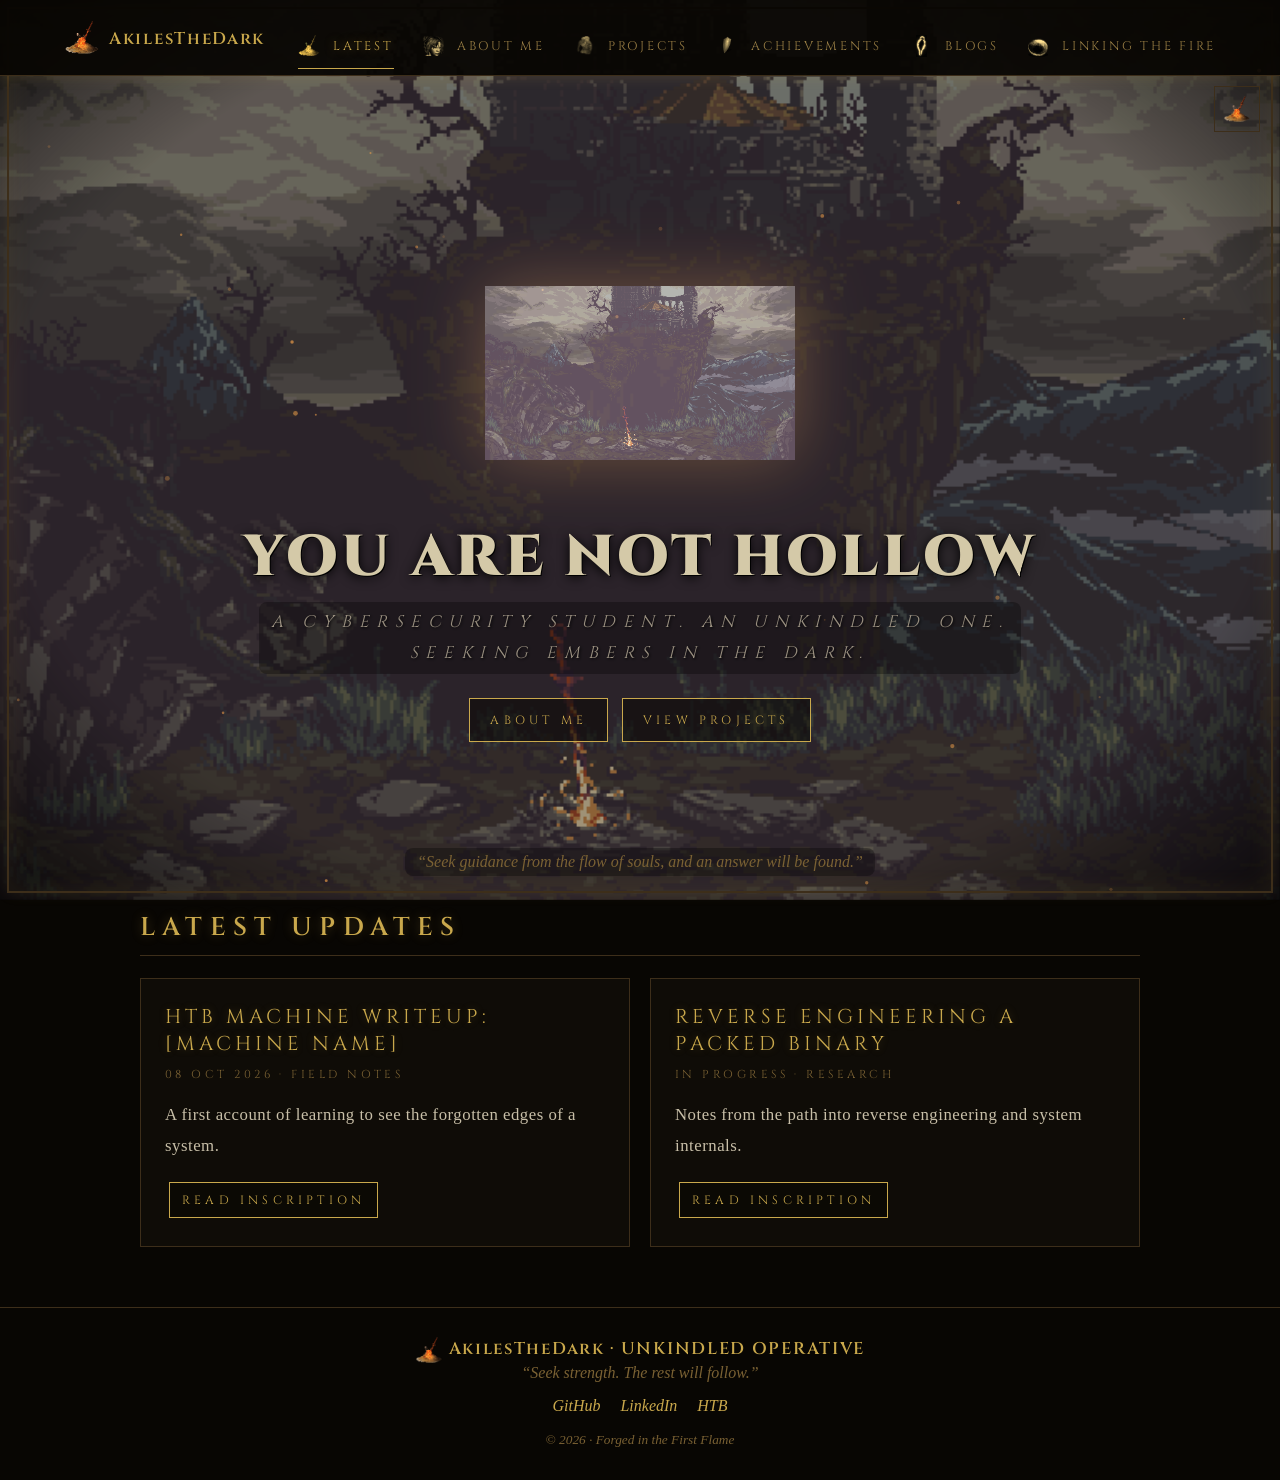
<file: index.html>
<!doctype html><html lang="en"><head><meta charset="utf-8"><meta name="viewport" content="width=device-width,initial-scale=1"><title>Latest · Unkindled Operative</title><link rel="icon" type="image/png" href="assets/bonfire.png"><link rel="stylesheet" href="style.css"></head><body style="--page-bg:url('assets/bonfire.gif')"><main><section class="hero"><img class="fire" src="assets/bonfire.gif" alt="Bonfire"><h1>YOU ARE NOT HOLLOW</h1><p class="lead">A cybersecurity student. An unkindled one.<br>Seeking embers in the dark.</p><div class="actions"><a class="btn" href="whoami.html">ABOUT ME</a><a class="btn" href="projects.html">VIEW PROJECTS</a></div><div class="ticker">“Seek guidance from the flow of souls, and an answer will be found.”</div></section><section class="home-latest section"><h2 class="section-title">LATEST UPDATES</h2><div class="grid"><article class="card"><h3>HTB MACHINE WRITEUP: [MACHINE NAME]</h3><div class="meta">08 OCT 2026 · FIELD NOTES</div><p>A first account of learning to see the forgotten edges of a system.</p><a class="btn" href="blogs.html">READ INSCRIPTION</a></article><article class="card"><h3>REVERSE ENGINEERING A PACKED BINARY</h3><div class="meta">IN PROGRESS · RESEARCH</div><p>Notes from the path into reverse engineering and system internals.</p><a class="btn" href="blogs.html">READ INSCRIPTION</a></article></div></section></main><script src="script.js"></script></body></html>
</file>
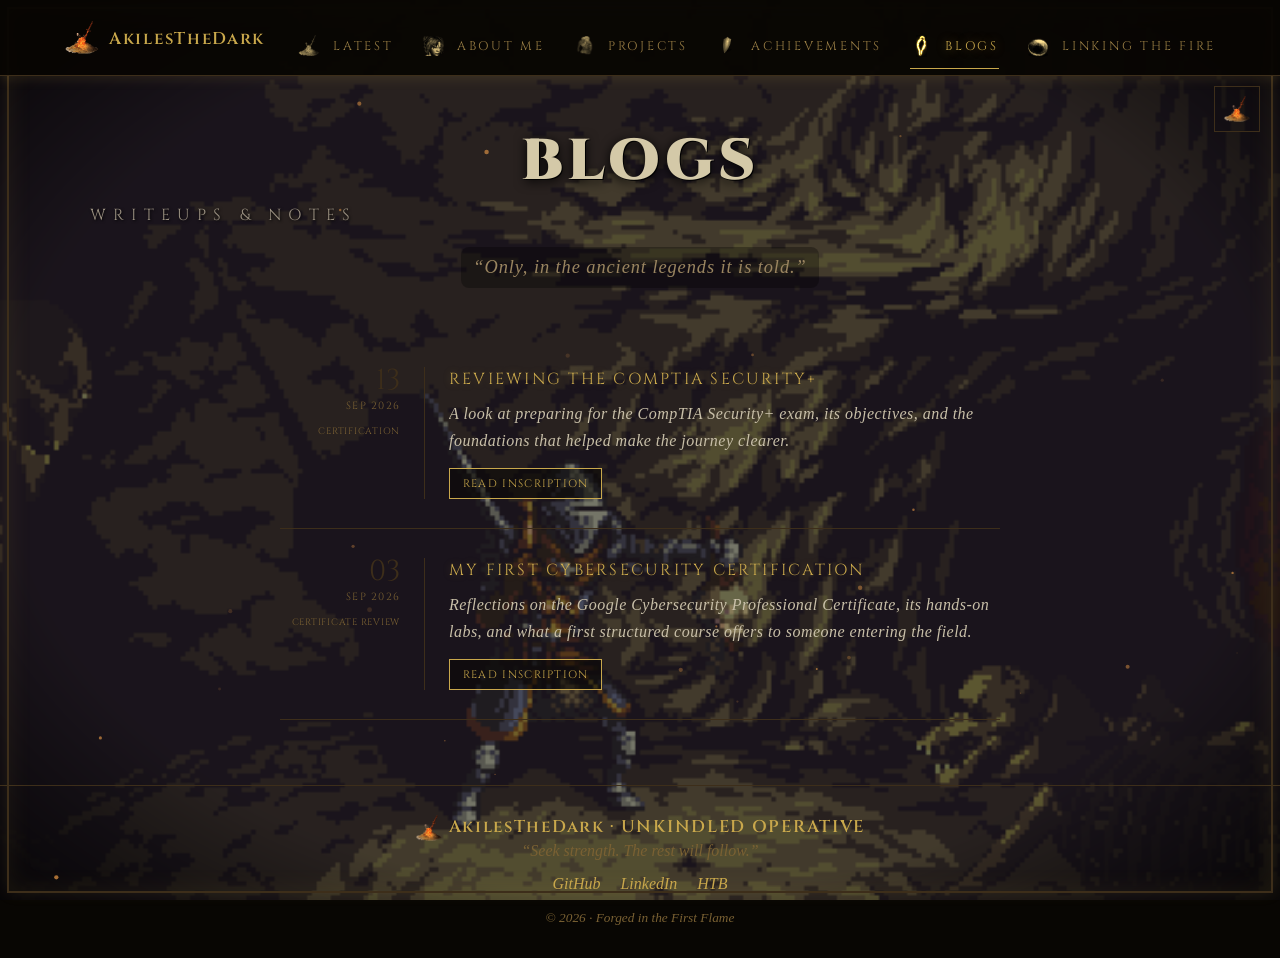
<file: blogs.html>
<!doctype html>
<html lang="en">
<head>
  <meta charset="utf-8">
  <meta name="viewport" content="width=device-width,initial-scale=1">
  <title>Blogs</title>
  <link rel="icon" type="image/png" href="assets/bonfire.png">
  <link rel="stylesheet" href="style.css">
</head>
<body style="--page-bg:url('assets/lore.gif')">
  <main class="wrap">
    <h1 class="page-title">BLOGS</h1>
    <p class="page-subtitle">WRITEUPS &amp; NOTES</p>
    <p class="quote">“Only, in the ancient legends it is told.”</p>
    <div class="blog-list">
      <article class="blog-row">
        <div class="blog-date"><span>13</span><small>SEP 2026</small><span class="blog-category">CERTIFICATION</span></div>
        <div class="blog-divider"></div>
        <div class="blog-content"><h2>REVIEWING THE COMPTIA SECURITY+</h2><p><i>A look at preparing for the CompTIA Security+ exam, its objectives, and the foundations that helped make the journey clearer.</i></p><a class="btn" href="https://medium.com/@AkilesTheDark/reviewing-the-comptia-security-84c163a29d42" target="_blank" rel="noopener">READ INSCRIPTION</a></div>
      </article>
      <article class="blog-row">
        <div class="blog-date"><span>03</span><small>SEP 2026</small><span class="blog-category">CERTIFICATE REVIEW</span></div>
        <div class="blog-divider"></div>
        <div class="blog-content"><h2>MY FIRST CYBERSECURITY CERTIFICATION</h2><p><i>Reflections on the Google Cybersecurity Professional Certificate, its hands-on labs, and what a first structured course offers to someone entering the field.</i></p><a class="btn" href="https://medium.com/@AkilesTheDark/my-first-cybersecurity-certification-e998a7606bd0" target="_blank" rel="noopener">READ INSCRIPTION</a></div>
      </article>
    </div>
  </main>
  <script src="script.js"></script>
</body>
</html>
</file>
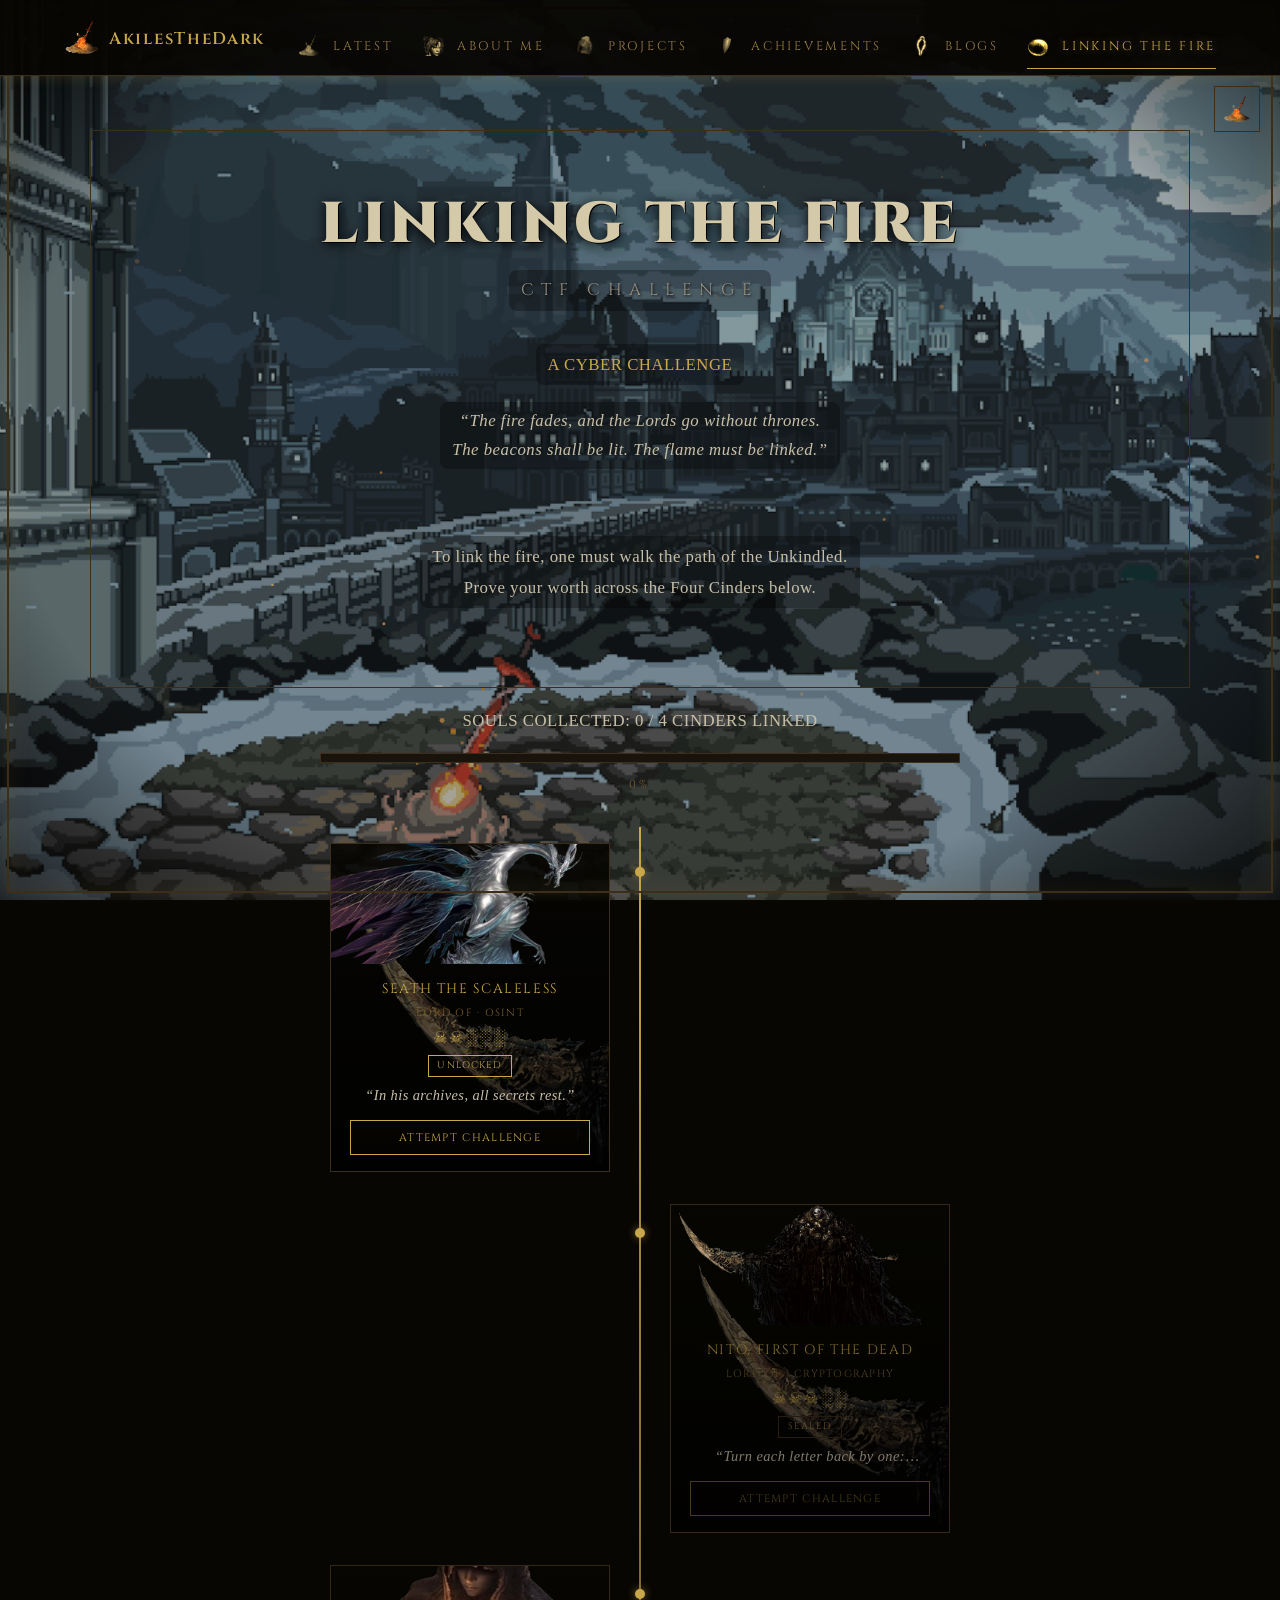
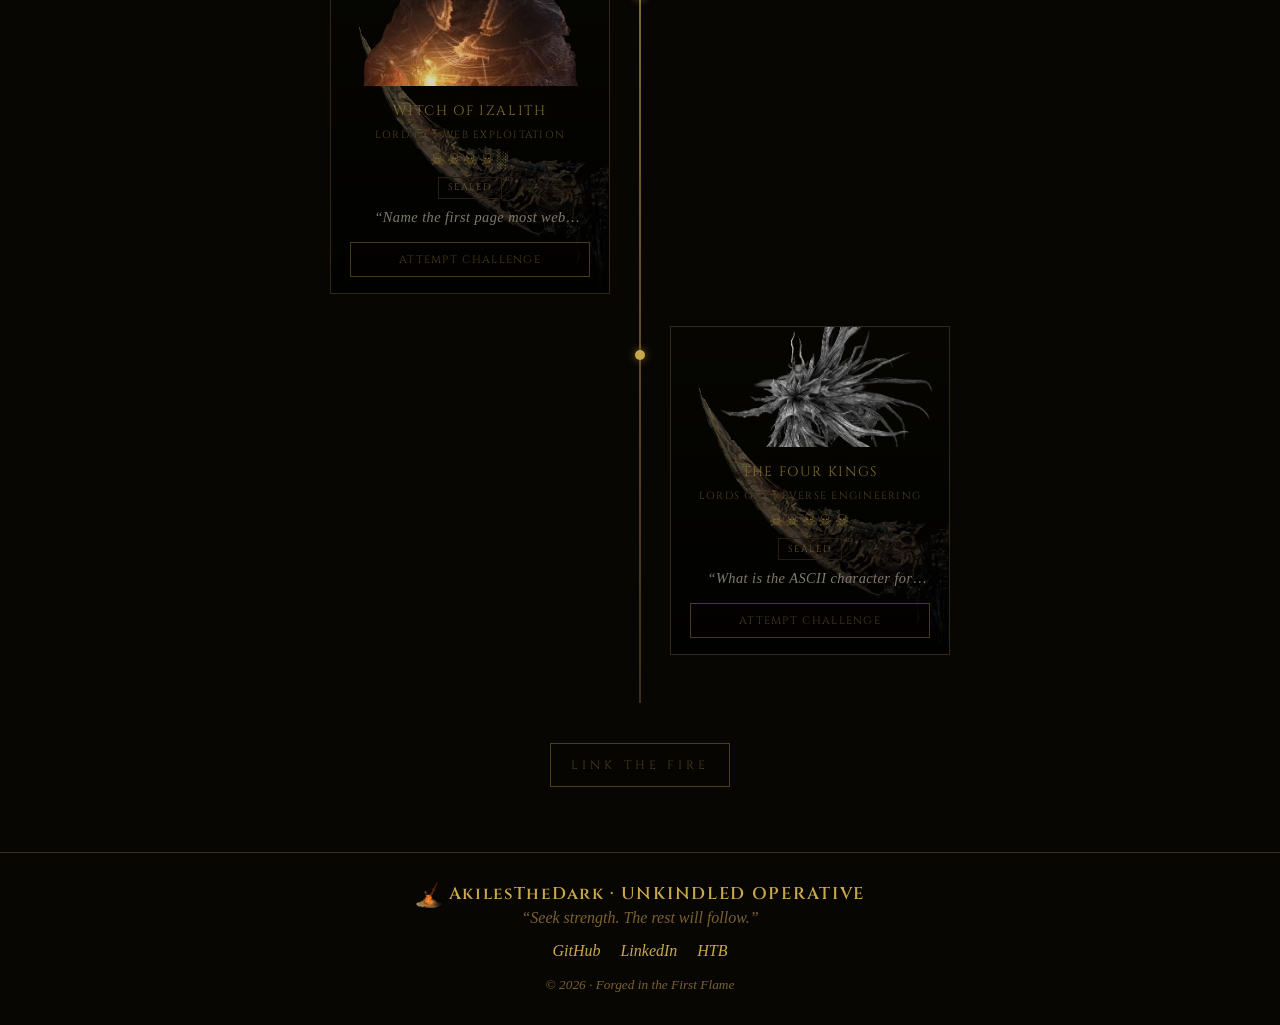
<file: challenge.html>
<!doctype html>
<html lang="en">
<head>
<meta charset="utf-8">
<meta name="viewport" content="width=device-width,initial-scale=1">
<title>Linking the Fire</title>
<link rel="icon" type="image/png" href="assets/bonfire.png">
<link rel="stylesheet" href="style.css">
</head>
<body style="--page-bg:url('assets/trial.gif');--challenge-bg:url('assets/trial.gif')">
<main class="wrap">
<section class="cinema">
<h1 class="page-title">LINKING THE FIRE</h1>
<p class="page-subtitle">CTF Challenge</p>
<p class="meta" style="color:#c9a84c">A CYBER CHALLENGE</p>
<p class="quote">“The fire fades, and the Lords go without thrones.<br>The beacons shall be lit. The flame must be linked.”</p>
<p>To link the fire, one must walk the path of the Unkindled.<br>Prove your worth across the Four Cinders below.</p>
</section>
<div class="progress"><p class="soul-count">SOULS COLLECTED: 0 / 4 CINDERS LINKED</p><div class="progressbar"></div><span>0%</span></div>
<div class="timeline-wrapper challenge-timeline">
<div class="timeline-line"></div>
<article class="timeline-item"><span class="timeline-dot"></span><div class="card boss challenge-card unlocked">
<img class="boss-image" src="assets/Seathe.png" alt="Seath the Scaleless">
<div class="challenge-card-body"><h2>SEATH THE SCALELESS</h2><div class="meta">LORD OF · OSINT</div><div class="skull">☠☠░░░</div><div class="status-badge"><span class="status">UNLOCKED</span></div><p class="lore-hint"><i>“In his archives, all secrets rest.”</i></p><button class="btn attempt">ATTEMPT CHALLENGE</button>
<div class="riddle"><p>By my name the dragon of Lordran is known. Type the archivist's name to kindle this cinder.</p><input class="answer" data-answer="seath" placeholder="Your answer" aria-label="Challenge answer"></div></div>
</div></article>
<article class="timeline-item"><span class="timeline-dot"></span><div class="card boss challenge-card sealed">
<img class="boss-image" src="assets/Dark_Souls_Gravelord_Nito_29.png" alt="Nito, First of the Dead">
<div class="challenge-card-body"><h2>NITO, FIRST OF THE DEAD</h2><div class="meta">LORD OF · CRYPTOGRAPHY</div><div class="skull">☠☠☠░░</div><div class="status-badge"><span class="status">SEALED</span></div><p class="lore-hint"><i>“Turn each letter back by one: UFTU.”</i></p><button class="btn attempt" disabled>ATTEMPT CHALLENGE</button>
<div class="riddle"><p>Enter the decoded word.</p><input class="answer" data-answer="test" placeholder="Your answer" aria-label="Challenge answer"></div></div>
</div></article>
<article class="timeline-item"><span class="timeline-dot"></span><div class="card boss challenge-card sealed">
<img class="boss-image" src="assets/Witch_of_izalith2.png" alt="Witch of Izalith">
<div class="challenge-card-body"><h2>WITCH OF IZALITH</h2><div class="meta">LORD OF · WEB EXPLOITATION</div><div class="skull">☠☠☠☠░</div><div class="status-badge"><span class="status">SEALED</span></div><p class="lore-hint"><i>“Name the first page most web servers seek.”</i></p><button class="btn attempt" disabled>ATTEMPT CHALLENGE</button>
<div class="riddle"><p>Enter the common default page filename (without extension).</p><input class="answer" data-answer="index" placeholder="Your answer" aria-label="Challenge answer"></div></div>
</div></article>
<article class="timeline-item"><span class="timeline-dot"></span><div class="card boss challenge-card sealed">
<img class="boss-image" src="assets/Four_Kings_Model.png" alt="The Four Kings">
<div class="challenge-card-body"><h2>THE FOUR KINGS</h2><div class="meta">LORDS OF · REVERSE ENGINEERING</div><div class="skull">☠☠☠☠☠</div><div class="status-badge"><span class="status">SEALED</span></div><p class="lore-hint"><i>“What is the ASCII character for hexadecimal 41?”</i></p><button class="btn attempt" disabled>ATTEMPT CHALLENGE</button>
<div class="riddle"><p>Enter the decoded character.</p><input class="answer" data-answer="a" placeholder="Your answer" aria-label="Challenge answer"></div></div>
</div></article>
</div>
<button class="btn firelink">LINK THE FIRE</button>
<div class="final-flame"><img src="assets/bonfire.png" alt="bonfire" style="width: 28px; height: 28px; object-fit: contain; vertical-align: middle;"></div>
</main>
<script src="script.js"></script>
</body>
</html>
</file>
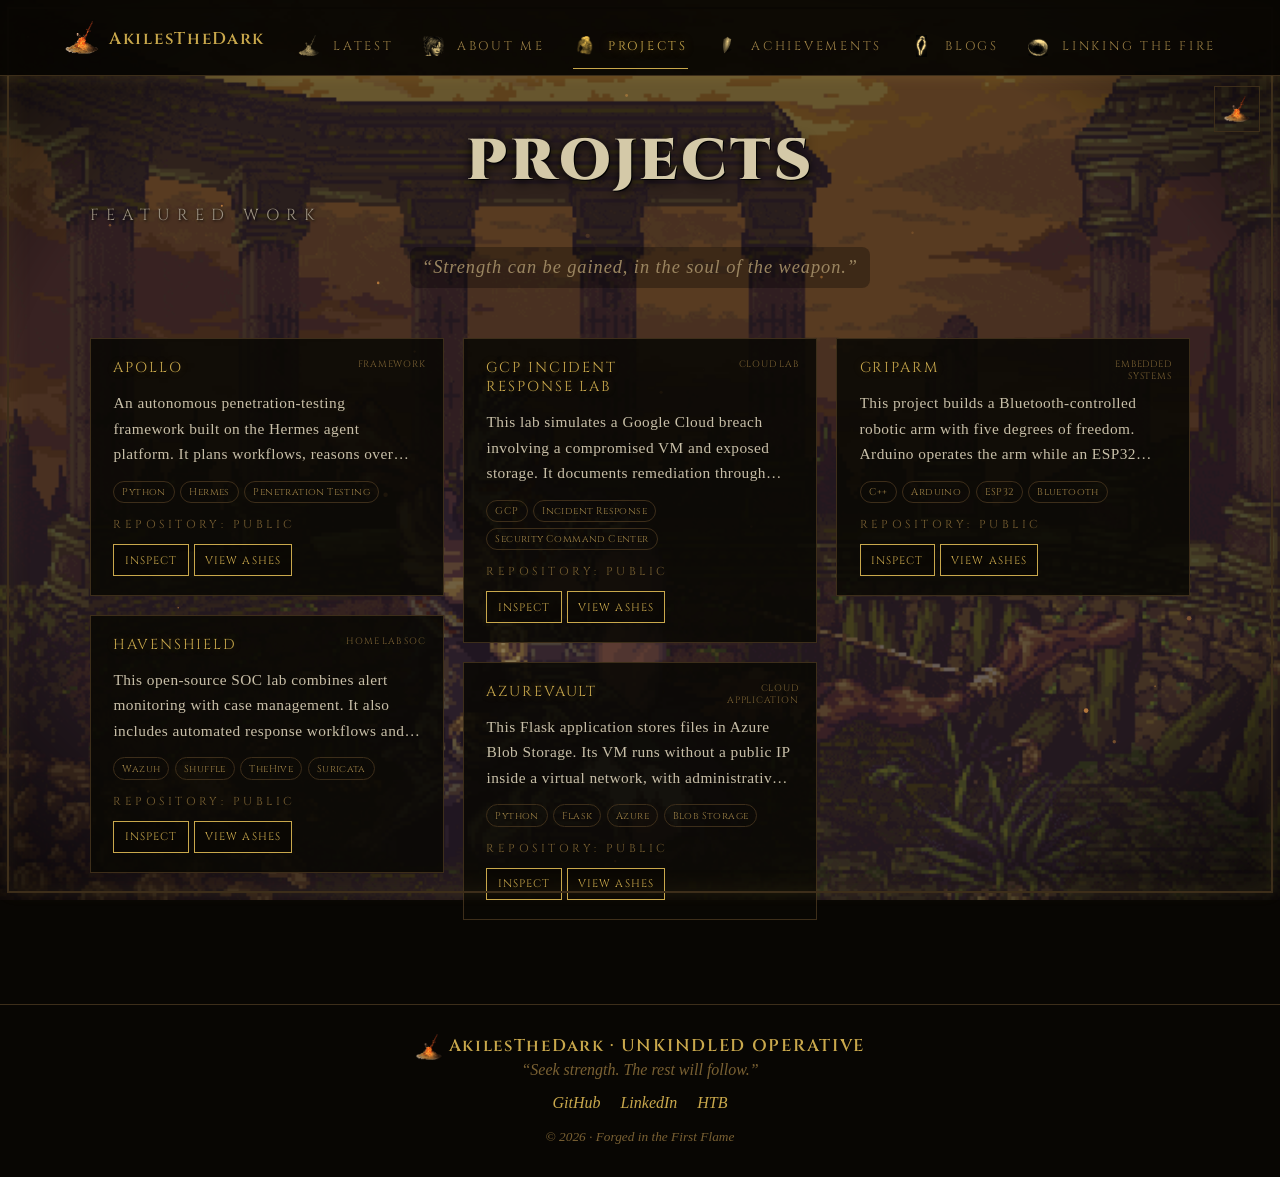
<file: projects.html>
<!doctype html>
<html lang="en">
<head>
<meta charset="utf-8">
<meta name="viewport" content="width=device-width,initial-scale=1">
<title>Projects</title>
<link rel="icon" type="image/png" href="assets/bonfire.png">
<link rel="stylesheet" href="style.css">
</head>
<body style="--page-bg:url('assets/Forge.gif')">
<main class="wrap">
<h1 class="page-title">PROJECTS</h1>
<p class="page-subtitle">FEATURED WORK</p>
<p class="quote">“Strength can be gained, in the soul of the weapon.”</p>
<div class="projects-grid">
<article class="project-card"><span class="project-type">FRAMEWORK</span><h2>APOLLO</h2>
<p>An autonomous penetration-testing framework built on the Hermes agent platform. It plans workflows, reasons over findings and attack paths, and retains lessons from prior work.</p>
<div class="project-tags"><span>Python</span><span>Hermes</span><span>Penetration Testing</span></div><div class="meta project-repo">REPOSITORY: PUBLIC</div>
<div class="project-actions"><button class="btn inspect" data-detail='{"title":"APOLLO","body":"<p>An autonomous penetration-testing framework built on the Hermes agent platform. It is designed to plan work, reason over findings and attack paths, and retain lessons between engagements.</p><p><b>STACK:</b> Python · Hermes Agent</p>"}'>INSPECT</button><a class="btn" href="https://github.com/wajdi-cpu/Project_Apollo" target="_blank" rel="noopener">VIEW ASHES</a></div></article>
<article class="project-card"><span class="project-type">HOME LAB SOC</span><h2>HAVENSHIELD</h2>
<p>This open-source SOC lab combines alert monitoring with case management. It also includes automated response workflows and integrations for Suricata and VirusTotal.</p>
<div class="project-tags"><span>Wazuh</span><span>Shuffle</span><span>TheHive</span><span>Suricata</span></div><div class="meta project-repo">REPOSITORY: PUBLIC</div>
<div class="project-actions"><button class="btn inspect" data-detail='{"title":"HavenShield","body":"<p>An open-source SOC for home labs, integrating Wazuh, Shuffle, TheHive, Suricata, and VirusTotal. The repository describes conditional automated response and analyst case management.</p><p><b>STACK:</b> Wazuh · Shuffle · TheHive · Suricata · VirusTotal</p>"}'>INSPECT</button><a class="btn" href="https://github.com/wajdi-cpu/HavenShield" target="_blank" rel="noopener">VIEW ASHES</a></div></article>
<article class="project-card"><span class="project-type">CLOUD LAB</span><h2>GCP INCIDENT RESPONSE LAB</h2>
<p>This lab simulates a Google Cloud breach involving a compromised VM and exposed storage. It documents remediation through IAM and firewall changes, logging, and Security Command Center verification.</p>
<div class="project-tags"><span>GCP</span><span>Incident Response</span><span>Security Command Center</span></div><div class="meta project-repo">REPOSITORY: PUBLIC</div>
<div class="project-actions"><button class="btn inspect" data-detail='{"title":"GCP Incident Response Lab","body":"<p>A Google Cloud Cybersecurity Certificate capstone simulating a compromised VM and public storage exposure. The response includes rebuilding from a clean snapshot, restricting bucket access, tightening firewall rules, enabling logging, and verifying remediation in Security Command Center.</p><p><b>TOOLS:</b> Google Cloud Security Command Center · Compute Engine · Cloud Storage IAM · VPC Firewall Rules</p>"}'>INSPECT</button><a class="btn" href="https://github.com/wajdi-cpu/gcp-incident-response-lab" target="_blank" rel="noopener">VIEW ASHES</a></div></article>
<article class="project-card"><span class="project-type">CLOUD APPLICATION</span><h2>AZUREVAULT</h2>
<p>This Flask application stores files in Azure Blob Storage. Its VM runs without a public IP inside a virtual network, with administrative access through Azure Bastion.</p>
<div class="project-tags"><span>Python</span><span>Flask</span><span>Azure</span><span>Blob Storage</span></div><div class="meta project-repo">REPOSITORY: PUBLIC</div>
<div class="project-actions"><button class="btn inspect" data-detail='{"title":"AzureVault","body":"<p>A Flask web application for uploading, downloading, and deleting files stored in Azure Blob Storage. The VM is isolated in a VNet without a public IP, with SSH access through Azure Bastion.</p><p><b>STACK:</b> Python · Flask · Azure Blob Storage · Azure VNet · Bastion</p>"}'>INSPECT</button><a class="btn" href="https://github.com/wajdi-cpu/AzureVault" target="_blank" rel="noopener">VIEW ASHES</a></div></article>
<article class="project-card"><span class="project-type">EMBEDDED SYSTEMS</span><h2>GRIPARM</h2>
<p>This project builds a Bluetooth-controlled robotic arm with five degrees of freedom. Arduino operates the arm while an ESP32 remote reads joysticks and buttons.</p>
<div class="project-tags"><span>C++</span><span>Arduino</span><span>ESP32</span><span>Bluetooth</span></div><div class="meta project-repo">REPOSITORY: PUBLIC</div>
<div class="project-actions"><button class="btn inspect" data-detail='{"title":"GripARM","body":"<p>A Bluetooth-controlled robotic arm with five servo motors. Arduino operates the arm, while an ESP32-based remote uses joysticks and buttons. The repository includes source code for both units, a component list, and a design and assembly report.</p><p><b>STACK:</b> C++ · Arduino · ESP32 · Bluetooth</p>"}'>INSPECT</button><a class="btn" href="https://github.com/wajdi-cpu/GripARM" target="_blank" rel="noopener">VIEW ASHES</a></div></article>
</div>
<div class="modal"><div class="modalbox"><button class="btn modal-close" style="float:right">[ LEAVE ]</button><h2 id="modal-title"></h2><div id="modal-content"></div></div></div>
</main>
<script src="script.js"></script>
</body>
</html>
</file>
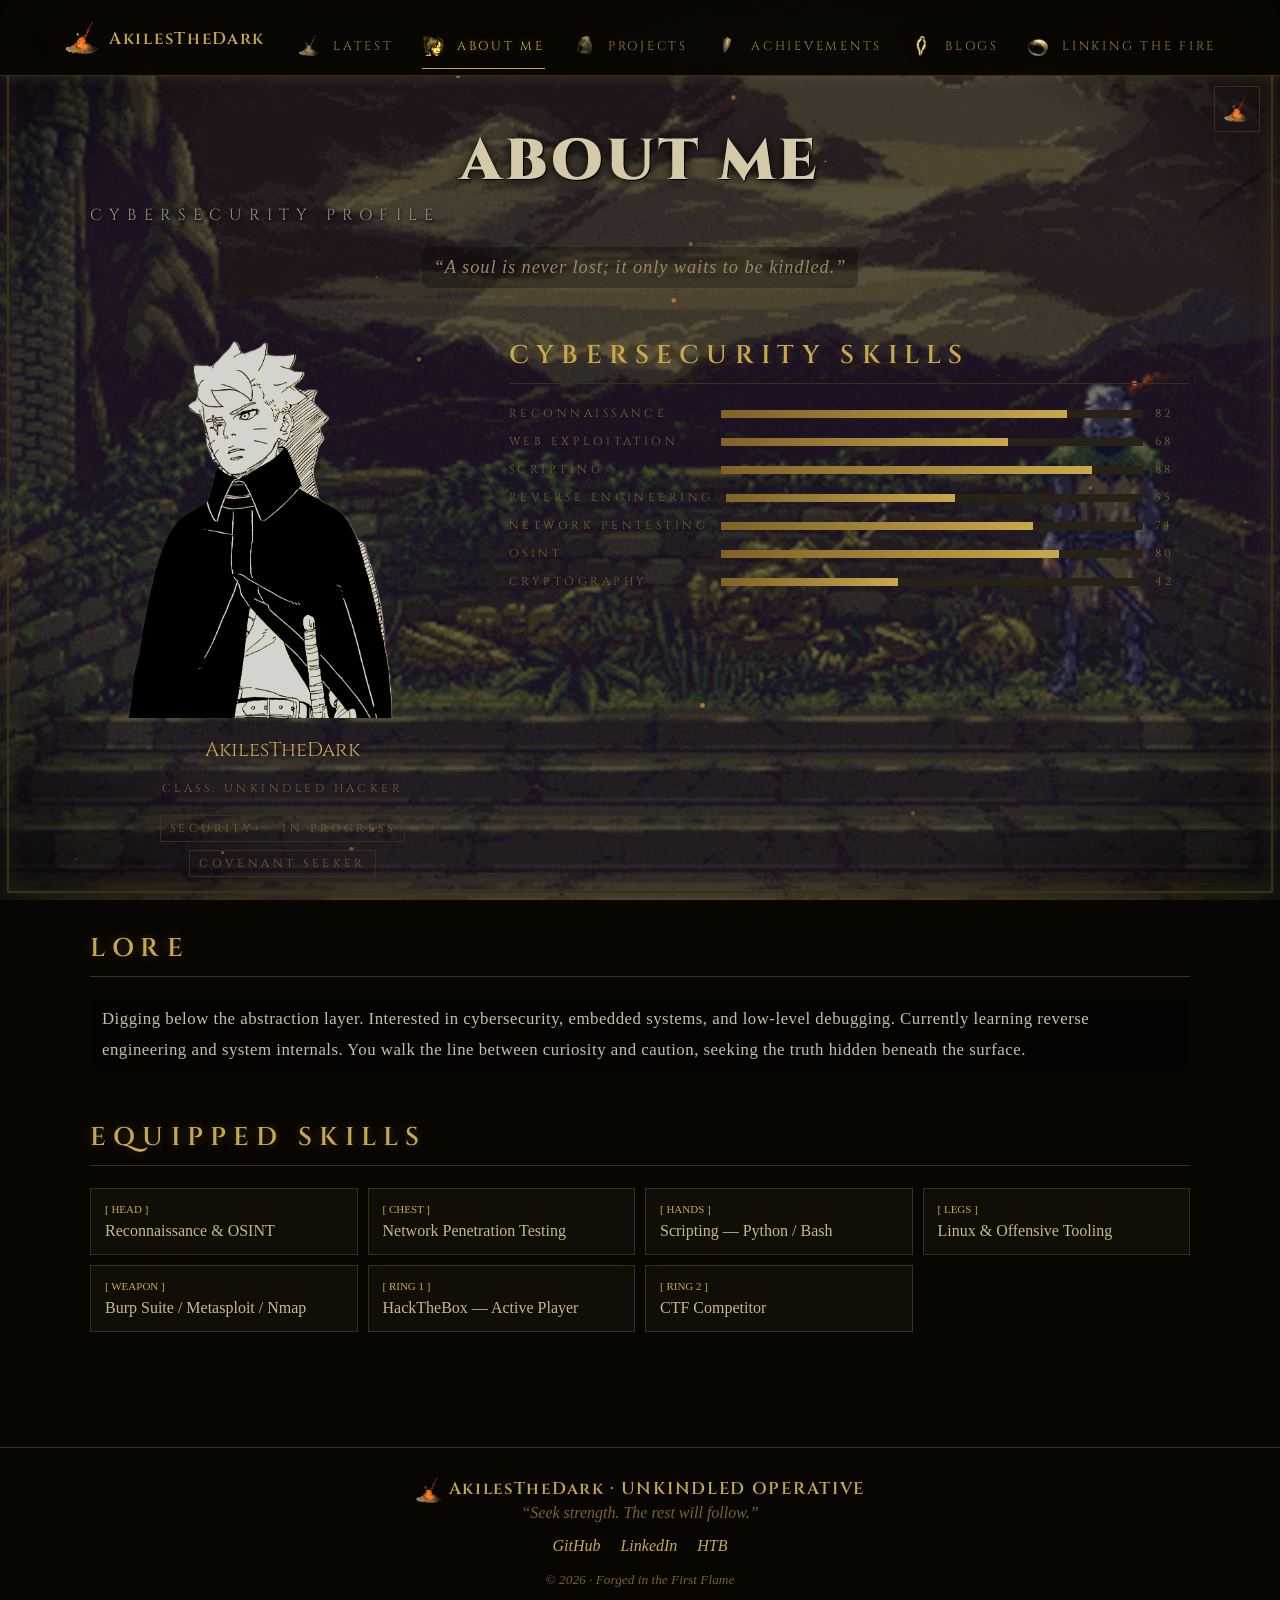
<file: whoami.html>
<!doctype html><html lang="en"><head><meta charset="utf-8"><meta name="viewport" content="width=device-width,initial-scale=1"><title>About Me</title><link rel="icon" type="image/png" href="assets/bonfire.png"><link rel="stylesheet" href="style.css"></head><body style="--page-bg:url('assets/Character_Sheet.gif')"><main class="wrap"><h1 class="page-title">ABOUT ME</h1><p class="page-subtitle">CYBERSECURITY PROFILE</p><p class="quote">“A soul is never lost; it only waits to be kindled.”</p><div class="sheet"><aside><div class="portrait" aria-label="Character portrait"><img src="assets/pfp.png" alt="Character portrait"></div><div class="charname">AkilesTheDark</div><div class="meta" style="text-align:center">CLASS: UNKINDLED HACKER</div><div style="text-align:center;margin-top:15px"><span class="badge">SECURITY+ · IN PROGRESS</span><span class="badge">COVENANT SEEKER</span></div></aside><section><h2 class="section-title">CYBERSECURITY SKILLS</h2><div class="stats"><div class="stat"><span>RECONNAISSANCE</span><div class="track"><div class="fill" style="--w:82%"></div></div><span>82</span></div><div class="stat"><span>WEB EXPLOITATION</span><div class="track"><div class="fill" style="--w:68%"></div></div><span>68</span></div><div class="stat"><span>SCRIPTING</span><div class="track"><div class="fill" style="--w:88%"></div></div><span>88</span></div><div class="stat"><span>REVERSE ENGINEERING</span><div class="track"><div class="fill" style="--w:55%"></div></div><span>55</span></div><div class="stat"><span>NETWORK PENTESTING</span><div class="track"><div class="fill" style="--w:74%"></div></div><span>74</span></div><div class="stat"><span>OSINT</span><div class="track"><div class="fill" style="--w:80%"></div></div><span>80</span></div><div class="stat"><span>CRYPTOGRAPHY</span><div class="track"><div class="fill" style="--w:42%"></div></div><span>42</span></div></div></section></div><section class="section"><h2 class="section-title">LORE</h2><p style="font-size:19px;line-height:1.8">Digging below the abstraction layer. Interested in cybersecurity, embedded systems, and low-level debugging. Currently learning reverse engineering and system internals. You walk the line between curiosity and caution, seeking the truth hidden beneath the surface.</p></section><section class="section"><h2 class="section-title">EQUIPPED SKILLS</h2><div class="equipment"><div class="slot"><b>[ HEAD ]</b>Reconnaissance &amp; OSINT</div><div class="slot"><b>[ CHEST ]</b>Network Penetration Testing</div><div class="slot"><b>[ HANDS ]</b>Scripting — Python / Bash</div><div class="slot"><b>[ LEGS ]</b>Linux &amp; Offensive Tooling</div><div class="slot"><b>[ WEAPON ]</b>Burp Suite / Metasploit / Nmap</div><div class="slot"><b>[ RING 1 ]</b>HackTheBox — Active Player</div><div class="slot"><b>[ RING 2 ]</b>CTF Competitor</div></div></section></main><script src="script.js"></script></body></html>
</file>
<file: style.css>
@import url('https://fonts.googleapis.com/css2?family=Cinzel:wght@400;600&family=Cinzel+Decorative:wght@400&family=IM+Fell+English:ital@0;1&family=MedievalSharp&display=swap');
@import url('https://fonts.googleapis.com/css2?family=Oswald:wght@700&family=Cinzel:wght@900&display=swap');

:root{--gold:#c9a84c;--gold2:#f4a14a;--dim:#7a6133;--line:#3d2e1a;--ink:#080603;--paper:#d0c5a6}*{box-sizing:border-box}html{scroll-behavior:smooth}body{margin:0;background:#080603;color:var(--paper);font-family:'IM Fell English',Georgia,serif;min-height:100vh}body:before{content:"";position:fixed;inset:0;z-index:-2;background:linear-gradient(90deg,rgba(8,6,3,.89),rgba(8,6,3,.76)),var(--page-bg,none) center/cover fixed;opacity:.82}body:after{content:"";position:fixed;inset:7px;z-index:9;border:2px solid var(--line);box-shadow:inset 0 0 24px #c9a84c18,0 0 14px #c9a84c1a;pointer-events:none}/* CURSOR: set cursor: url('your-cursor.cur') in CSS body */body{cursor:url('assets/cursor-normal.png') 4 2,auto}a,button{cursor:url('assets/cursor-normal.png') 4 2,pointer}a:hover,button:hover{cursor:url('assets/cursor-normal.png') 4 2,pointer}#embers{position:fixed;inset:0;z-index:-1;pointer-events:none}.topbar{position:fixed;z-index:10;top:0;width:100%;height:76px;display:flex;align-items:center;justify-content:space-between;padding:0 5vw;background:rgba(8,6,3,.94);border-bottom:1px solid var(--line);box-shadow:0 2px 12px #c9a84c26}.brand{font:600 17px Cinzel,serif;color:var(--gold);text-decoration:none;letter-spacing:.1em;white-space:nowrap}.brand span{font-size:22px;margin-right:9px}.navlinks{display:flex;align-items:center;gap:clamp(12px,2.2vw,35px)}.navlinks a{font:12px Cinzel,serif;color:var(--dim);text-decoration:none;letter-spacing:.045em;padding:28px 0 9px;border-bottom:1px solid transparent;transition:.2s}.navlinks a:hover,.navlinks a.active{color:var(--gold);border-color:var(--gold);text-shadow:0 0 8px var(--gold2)}.navlinks a:hover{animation:flicker .6s}.sound,.hamb{background:none;color:var(--gold);border:1px solid var(--line);padding:8px;font-size:16px}.sound{position:fixed;right:20px;top:86px;z-index:11}.hamb{display:none}.wrap{width:min(1100px,90vw);margin:auto;padding:130px 0 65px}.page-title{text-align:center;color:var(--gold);font:600 clamp(30px,5vw,52px) Cinzel,serif;letter-spacing:.12em;margin:0 0 8px}.quote{text-align:center;color:#c1b38f;font:italic 20px 'IM Fell English',serif;margin:0 auto 50px}.hero{min-height:100vh;display:flex;flex-direction:column;justify-content:center;align-items:center;text-align:center;padding:120px 20px 50px;position:relative}.fire{width:min(310px,60vw);height:290px;object-fit:contain;filter:drop-shadow(0 0 35px #f4a14a55);mix-blend-mode:screen}.hero h1{font:600 clamp(32px,6vw,68px) Cinzel,serif;color:var(--gold);letter-spacing:.1em;margin:8px 0}.hero .lead{font-size:21px;font-style:italic;line-height:1.6;margin:5px 0 24px}.actions{display:flex;gap:14px;justify-content:center;flex-wrap:wrap}.btn{position:relative;display:inline-block;padding:13px 20px;border:1px solid var(--gold);color:var(--gold);background:#08060388;text-decoration:none;font:12px Cinzel,serif;letter-spacing:.08em;transition:.2s}.btn:hover{background:#c9a84c1a;box-shadow:0 0 17px #c9a84c55;color:#f4c96b}.btn:hover:before{content:'›';position:absolute;left:8px}.ticker{position:absolute;bottom:24px;color:var(--dim);font-style:italic;font-size:16px}.grid{display:grid;grid-template-columns:repeat(auto-fit,minmax(min(100%,300px),1fr));gap:20px}.card{background:#110e08e8;border:1px solid var(--line);padding:24px;transition:.25s;position:relative}.card:hover{border-color:var(--gold);box-shadow:0 0 20px #c9a84c22;transform:translateY(-3px)}.card h2,.card h3{font:500 19px Cinzel,serif;color:var(--gold);margin:0 0 10px;letter-spacing:.07em}.card p{font-size:17px;line-height:1.65}.rule{border:0;border-top:1px solid var(--line);margin:15px 0}.meta{font:11px Uncial Antiqua,serif;color:var(--dim);letter-spacing:.06em}.card .btn{padding:9px 12px;margin:4px}.section{margin:50px 0}.section-title{font:500 25px Cinzel,serif;color:var(--gold);letter-spacing:.1em;margin:0 0 22px}.footer{border-top:1px solid var(--line);text-align:center;padding:28px 5vw 32px;color:var(--dim);font-style:italic}.footer a{color:var(--gold);text-decoration:none;margin:0 10px}.footer .social{margin:15px}.home-latest{width:min(1000px,90vw);margin:10px auto 60px}.sheet{display:grid;grid-template-columns:minmax(220px,35%) 1fr;gap:34px}.portrait{min-height:380px;background:radial-gradient(ellipse at 50% 35%,#755d35 0,#281e12 27%,#110e08 68%);border:1px solid var(--line);display:grid;place-items:center;font-size:110px;filter:sepia(.4) brightness(.8) contrast(1.1)}.charname{text-align:center;color:var(--gold);font:20px Cinzel,serif;margin:18px 0}.stats{display:grid;gap:13px}.stat{display:grid;grid-template-columns:120px 1fr 35px;align-items:center;gap:12px;font:12px Uncial Antiqua,serif;color:var(--dim)}.track{height:8px;background:#282116}.fill{height:100%;width:0;background:linear-gradient(90deg,#806128,var(--gold));animation:fill 1.2s ease-out forwards}.equipment{display:grid;grid-template-columns:repeat(auto-fit,minmax(220px,1fr));gap:10px}.slot{border:1px solid var(--line);background:#110e08;padding:14px;color:#c8b78d}.slot b{display:block;color:var(--gold);font:11px Uncial Antiqua,serif;margin-bottom:7px}.modal{position:fixed;inset:0;background:#000d;z-index:20;display:none;place-items:center;padding:20px}.modal.show{display:grid}.modalbox{width:min(680px,95vw);max-height:85vh;overflow:auto;background:#100d08;border:1px solid var(--gold);box-shadow:0 0 35px #c9a84c35;padding:32px}.modalbox h2{font:24px Cinzel;color:var(--gold)}.modal-close{float:right}.post-body{display:none;border-top:1px solid var(--line);margin-top:20px;padding-top:14px;text-align:justify;line-height:1.8}.post-body.open{display:block}.post-body p:first-child:first-letter{float:left;font:45px Cinzel;color:var(--gold);padding:0 7px 0 0}.code{background:#050403;border-left:2px solid #8b1a1a;padding:12px;font:13px monospace;color:#c6b996}.soap{border:1px solid var(--gold);padding:12px;color:var(--gold);font-style:italic;text-align:center;margin-top:18px}.boss{text-align:center;border-color:#513020}.boss:hover{box-shadow:0 0 26px #a13c2080}.boss .skull{display:block;font-size:30px}.progress{max-width:640px;margin:0 auto 35px;text-align:center;color:var(--gold);font:12px Uncial Antiqua}.progressbar{height:10px;border:1px solid var(--line);margin:14px 0;background:linear-gradient(90deg,var(--gold) 0 var(--progress,0%),#18130b var(--progress,0%))}.boss.solved{border-color:var(--gold);box-shadow:0 0 15px #c9a84c22}.riddle{display:none;margin:14px auto}.riddle.open{display:block}.riddle input{background:#080603;border:1px solid var(--line);padding:10px;color:var(--paper);max-width:200px}.firelink{display:block;margin:40px auto 0;opacity:.35;pointer-events:none}.firelink.ready{opacity:1;pointer-events:auto;animation:pulse 1.2s infinite}.cinema{min-height:62vh;display:grid;place-content:center;text-align:center;background:linear-gradient(#08060377,#080603dd),var(--challenge-bg) center/cover;border:1px solid var(--line);padding:40px}.cinema .quote{max-width:650px;line-height:1.7}.badge{display:inline-block;color:var(--gold);border:1px solid var(--line);padding:5px 9px;margin:4px;font:10px Uncial Antiqua}.lorebg{--unused:0}.transition{position:fixed;inset:0;background:#000;z-index:30;opacity:0;pointer-events:none;transition:opacity .4s}.transition.on{opacity:1}.final-flame{position:fixed;inset:0;z-index:24;display:none;place-items:center;background:radial-gradient(circle,#eb7b20,#2c1608 32%,#000 72%);font-size:clamp(60px,18vw,180px);animation:ignite 2.5s forwards}.final-flame.show{display:grid}
@keyframes fill{to{width:var(--w)}}@keyframes flicker{50%{transform:translateY(-2px);opacity:.7}}@keyframes pulse{50%{box-shadow:0 0 26px #f4a14a}}@keyframes ignite{0%{opacity:0;transform:scale(.2)}30%{opacity:1;transform:scale(1.2)}100%{opacity:0;transform:scale(2.4)}}
@media(max-width:850px){.topbar{padding:0 6vw}.hamb{display:block;margin-left:auto;margin-right:48px}.sound{right:6vw;top:20px}.navlinks{display:none;position:fixed;inset:76px 0 0;background:#080603f5;flex-direction:column;justify-content:center;gap:10px}.navlinks.open{display:flex}.navlinks a{font-size:20px;padding:10px}.sheet{grid-template-columns:1fr}.portrait{min-height:250px}.wrap{padding-top:115px}.stat{grid-template-columns:100px 1fr 30px}}
@media(prefers-reduced-motion:reduce){*,*:before,*:after{animation-duration:.01ms!important;scroll-behavior:auto!important;transition-duration:.01ms!important}}

/* Keep supplied page art visible; apply contrast locally to text and UI. */
body:before{display:none}
.bg-layer,.overlay{position:fixed;inset:0;pointer-events:none}
.bg-layer{z-index:-3;background:var(--page-bg,none) center/cover no-repeat}
.overlay{z-index:-2;background:radial-gradient(ellipse at center,transparent 70%,rgba(0,0,0,.72) 100%),rgba(0,0,0,.35)}
#embers{z-index:-1}
.page-title,.hero h1,.card h2,.card h3,.section-title,.modalbox h2{text-shadow:0 2px 4px rgba(0,0,0,.45)}
.hero .lead,.quote,.ticker,.wrap>section>p,.cinema>p:not(.meta){display:table;margin-left:auto;margin-right:auto;padding:5px 12px;border-radius:8px;background:rgba(0,0,0,.3)}
.cinema{background:transparent}
.challenge-card{background-size:cover;background-position:center top;background-repeat:no-repeat;position:relative}
.challenge-card:nth-child(1){background-image:url('assets/Seathe.png')}
.challenge-card:nth-child(2){background-image:url('assets/Dark_Souls_Gravelord_Nito_29.png')}
.challenge-card:nth-child(3){background-image:url('assets/Witch_of_izalith2.png')}
.challenge-card:nth-child(4){background-image:url('assets/Four_Kings_Model.png')}
.challenge-card::before{content:'';position:absolute;inset:0;background:linear-gradient(to bottom,rgba(0,0,0,.25) 0%,rgba(0,0,0,.65) 60%,rgba(0,0,0,.85) 100%);z-index:0;border-radius:inherit}
.challenge-card>*{position:relative;z-index:1}
.portrait img{display:block;width:100%;height:380px;object-fit:cover}
@media(max-width:850px){.portrait img{height:250px}}
.portrait{background:none!important;border:none!important;box-shadow:none!important;padding:0!important}
.portrait img{background:none!important;border:none!important;box-shadow:none!important;display:block}

/* Dark Souls typography system */
h1,.hero h1,.page-title{font-family:'Cinzel Decorative',serif;font-weight:400;font-size:clamp(2.8rem,6vw,5.5rem);letter-spacing:.18em;color:#c9a84c;text-transform:uppercase;text-shadow:0 0 30px rgba(201,168,76,.4),0 2px 4px rgba(0,0,0,.9);line-height:1.1;font-style:normal}
h2,.card h2,.modalbox h2,.section-title{font-family:'Cinzel',serif;font-weight:600;font-size:clamp(1.1rem,2.5vw,1.6rem);letter-spacing:.28em;color:#c9a84c;text-transform:uppercase;text-shadow:0 0 12px rgba(201,168,76,.3);border-bottom:1px solid #3d2e1a;padding-bottom:.4em}
h3,.card h3{font-family:'Cinzel',serif;font-weight:400;font-size:clamp(.95rem,1.8vw,1.25rem);letter-spacing:.2em;color:#c9a84c;text-transform:uppercase;text-shadow:0 0 8px rgba(201,168,76,.25)}
nav a,.navlinks a{font-family:'Cinzel',serif;font-weight:400;font-size:.78rem;letter-spacing:.22em;text-transform:uppercase;color:#9a7f45}
nav a:hover,nav a.active,.navlinks a:hover,.navlinks a.active{color:#c9a84c;text-shadow:0 0 10px rgba(201,168,76,.5)}
p,li,.description,.card p{font-family:'IM Fell English',serif;font-weight:400;font-size:clamp(.9rem,1.4vw,1.05rem);line-height:1.85;color:#c8bfa8;letter-spacing:.03em}
.hero .lead,.wrap>section>p{font-family:'IM Fell English',serif;font-weight:400;font-size:clamp(.9rem,1.4vw,1.05rem)!important;line-height:1.85;color:#c8bfa8;letter-spacing:.03em}
.lore-quote,.subtitle,blockquote,.quote{font-family:'IM Fell English',serif;font-style:italic;font-size:clamp(.95rem,1.6vw,1.15rem);color:#9a8560;letter-spacing:.05em;line-height:1.7;text-align:center}
.label,.tag,.meta,.stat-name,.date,.stat,.badge,.progress{font-family:'Cinzel',serif;font-weight:400;font-size:.72rem;letter-spacing:.3em;text-transform:uppercase;color:#7a6133}
button,.btn,a.button{font-family:'Cinzel',serif;font-weight:400;font-size:.75rem;letter-spacing:.35em;text-transform:uppercase;color:#c9a84c}
button:hover,.btn:hover,a.button:hover{background:rgba(201,168,76,.08);text-shadow:0 0 8px rgba(201,168,76,.6);box-shadow:0 0 12px rgba(201,168,76,.2)}
strong,b{font-weight:400}
.stat{grid-template-columns:minmax(200px,max-content) minmax(0,1fr) 35px}
.stat>span:first-child,.stat-name,.skill-label{white-space:nowrap;min-width:200px;font-size:.72rem}
.nav-icon{width:22px;height:22px;object-fit:contain;vertical-align:middle;margin-right:7px;margin-bottom:2px;filter:brightness(.75) sepia(1) hue-rotate(5deg) saturate(1.5);transition:filter .3s ease}
nav a:hover .nav-icon,nav a.active .nav-icon{filter:brightness(1.1) sepia(1) hue-rotate(5deg) saturate(2.5)}
nav a{display:inline-flex;align-items:center;gap:6px;white-space:nowrap}
h1,.hero h1,.page-title,.hero-title{font-family:'Cinzel',serif;font-weight:900;font-size:clamp(2rem,4.5vw,3.8rem);letter-spacing:.06em;text-transform:uppercase;color:#d4c9a8;text-shadow:1px 1px 0 #000,0 2px 12px rgba(0,0,0,.95);-webkit-text-stroke:0;line-height:1.1;font-style:normal}
.page-subtitle,h1+p,.hero-subtitle-small,h1+p.quote,.hero h1+.lead,.cinema h1+p{font-family:'Cinzel',serif;font-weight:400;font-size:clamp(.8rem,1.5vw,1rem);letter-spacing:.45em;text-transform:uppercase;color:#9a9080;text-shadow:1px 1px 3px #000;margin-top:.3em}
/* Shared vertical timeline for projects, blogs, and achievements */
.timeline-wrapper{position:relative;max-width:900px;margin:0 auto;padding:2rem 0}
.timeline-line{width:1px;background:linear-gradient(to bottom,#c9a84c 0%,#3d2e1a 85%,transparent 100%);position:absolute;left:50%;transform:translateX(-50%);top:0;bottom:0}
.timeline-item{display:flex;justify-content:flex-end;padding-right:calc(50% + 20px);margin-bottom:2rem;position:relative}
.timeline-item:nth-of-type(even){justify-content:flex-start;padding-right:0;padding-left:calc(50% + 20px)}
.timeline-dot{width:10px;height:10px;border-radius:50%;background:#c9a84c;box-shadow:0 0 8px rgba(201,168,76,.6);position:absolute;left:50%;transform:translateX(-50%);top:1.5rem}
.timeline-card{width:420px;max-width:420px;padding:1.5rem 1.8rem;background:rgba(10,8,4,.88);border:1px solid #3d2e1a;border-left:2px solid #c9a84c;transition:border-color .3s,box-shadow .3s}
.timeline-item:nth-of-type(even) .timeline-card{border-left:none;border-right:2px solid #c9a84c}
.timeline-card:hover{border-color:#c9a84c;box-shadow:0 0 12px rgba(201,168,76,.2)}
.timeline-card h2{font:400 .95rem 'Cinzel',serif;line-height:1.4;letter-spacing:.12em;color:#c9a84c;border:0;padding:0;margin:0 0 .6rem;text-shadow:0 0 8px rgba(201,168,76,.25)}
.timeline-card p{font-size:.95rem;line-height:1.55;margin:.55rem 0;display:-webkit-box;-webkit-line-clamp:3;-webkit-box-orient:vertical;overflow:hidden}
.timeline-card .meta{font-size:.72rem;letter-spacing:.12em;white-space:nowrap;overflow:hidden;text-overflow:ellipsis}
.timeline-card .btn{font-size:.72rem;letter-spacing:.12em;padding:.4rem 1rem;margin:.2rem}
.timeline-card .rule{margin:.65rem 0}
.timeline-card .badge{font-size:.6rem;letter-spacing:.1em}
@media(max-width:700px){.timeline-line{left:10px}.timeline-item,.timeline-item:nth-of-type(even){justify-content:flex-start;padding:0 0 0 35px}.timeline-dot{left:10px}.timeline-card{width:100%;max-width:420px}}

/* Project masonry */
.projects-grid{columns:3;column-gap:1.2rem}
.project-card{position:relative;display:inline-block;width:100%;break-inside:avoid;-webkit-column-break-inside:avoid;margin:0 0 1.2rem;padding:1.2rem 1.4rem;background:rgba(10,8,4,.88);border:1px solid #3d2e1a;transition:all .3s ease}
.project-card:hover{border-color:#c9a84c;transform:translateY(-4px);box-shadow:0 8px 24px rgba(201,168,76,.15)}
.project-card h2{font:400 .9rem 'Cinzel',serif;letter-spacing:.13em;color:#c9a84c;border:0;padding:0 5.5rem 0 0;margin:0 0 .8rem;text-shadow:0 0 8px rgba(201,168,76,.25)}
.project-card p{font-size:.96rem;line-height:1.65;margin:.6rem 0;display:-webkit-box;-webkit-line-clamp:3;-webkit-box-orient:vertical;overflow:hidden}
.project-type{position:absolute;top:1.2rem;right:1.1rem;max-width:6rem;font:400 .58rem 'Cinzel',serif;letter-spacing:.08em;text-align:right;color:#7a6133}
.project-tags{display:flex;flex-wrap:wrap;gap:.35rem;margin:.9rem 0}
.project-tags span{border:1px solid #3d2e1a;border-radius:999px;padding:.2rem .5rem;color:#9a7f45;font:400 .62rem 'Cinzel',serif;letter-spacing:.04em}
.project-repo{margin:.65rem 0}
.project-actions{display:flex;flex-wrap:wrap;gap:.3rem;margin-top:.75rem}
.project-actions .btn{margin:0;padding:.45rem .65rem;font-size:.68rem;letter-spacing:.1em}
@media(max-width:900px){.projects-grid{columns:2}}
@media(max-width:600px){.projects-grid{columns:1}}

/* Achievement seals */
.achievements-grid{display:grid;grid-template-columns:repeat(3,minmax(0,1fr));gap:1.5rem;max-width:860px;margin:0 auto}
.cert-card{padding:1.5rem 1rem;text-align:center;background:rgba(10,8,4,.88);border:1px solid #3d2e1a;transition:box-shadow .3s,transform .3s}
.cert-card.earned{border-color:#c9a84c;box-shadow:0 0 16px rgba(201,168,76,.12)}
.cert-card.in-progress{border-color:#3d2e1a;opacity:.65}
.cert-card:hover{box-shadow:0 0 24px rgba(201,168,76,.2);transform:translateY(-3px)}
.cert-icon{display:block;height:64px;margin:0 auto .8rem;color:#c9a84c;font:400 64px/1 'Cinzel',serif;text-shadow:0 0 16px rgba(201,168,76,.22)}
.cert-icon-img{display:block;width:200px;height:200px;object-fit:contain;margin:0 auto .8rem}
.cert-card h2{font:400 .9rem/1.5 'Cinzel',serif;letter-spacing:.12em;color:#c9a84c;text-align:center;border:0;padding:0;margin:0 0 .6rem;text-shadow:0 0 8px rgba(201,168,76,.25)}
.cert-card .meta{font-size:.65rem;letter-spacing:.1em;margin-bottom:.8rem}
.cert-status{display:block;width:max-content;margin:.3rem auto .85rem;padding:.25rem .55rem;border:1px solid #3d2e1a;color:#9a7f45;font:400 .62rem 'Cinzel',serif;letter-spacing:.12em}
.earned-status{border-color:#c9a84c;color:#c9a84c}
.cert-card .btn{padding:.45rem .8rem;font-size:.68rem;letter-spacing:.12em}
.cert-card .btn:disabled{opacity:.55;cursor:default}
@media(max-width:850px){.achievements-grid{grid-template-columns:repeat(2,minmax(0,1fr))}}
@media(max-width:560px){.achievements-grid{grid-template-columns:1fr}}

/* Blog inscription list */
.blog-list{max-width:720px;margin:0 auto}
.blog-row{display:grid;grid-template-columns:120px 1px minmax(0,1fr);gap:0 1.5rem;align-items:stretch;padding:1.8rem 0;border-bottom:1px solid #3d2e1a;transition:border-color .25s}
.blog-date{display:flex;flex-direction:column;align-items:flex-end;text-align:right;color:#3d2e1a;font-family:'Cinzel',serif;line-height:1}
.blog-date>span:first-child{font-size:1.8rem}
.blog-date small{margin-top:.35rem;font-size:.65rem;letter-spacing:.12em;color:#7a6133}
.blog-category{margin-top:.85rem;color:#7a6133;font:400 .58rem/1.5 'Cinzel',serif;letter-spacing:.08em}
.blog-divider{width:1px;background:#3d2e1a;align-self:stretch;transition:background .25s}
.blog-row:hover .blog-date,.blog-row:hover .blog-date small{color:#c9a84c}
.blog-row:hover{border-bottom-color:#c9a84c}
.blog-row:hover .blog-divider{background:#c9a84c}
.blog-content h2{font:400 1rem/1.5 'Cinzel',serif;letter-spacing:.14em;color:#c9a84c;text-transform:uppercase;border:0;padding:0;margin:0 0 .55rem;text-shadow:0 0 8px rgba(201,168,76,.25)}
.blog-content p{font-size:1rem;line-height:1.7;margin:.4rem 0 .85rem;display:-webkit-box;-webkit-line-clamp:2;-webkit-box-orient:vertical;overflow:hidden}
.blog-content .btn{padding:.45rem .8rem;font-size:.68rem;letter-spacing:.12em}
@media(max-width:520px){.blog-row{grid-template-columns:70px 1px minmax(0,1fr);gap:0 .85rem;padding:1.4rem 0}.blog-date>span:first-child{font-size:1.5rem}.blog-date small{font-size:.56rem}.blog-category{font-size:.52rem;overflow-wrap:anywhere}.blog-content h2{font-size:.9rem;letter-spacing:.1em}}

/* Challenge path timeline */
.challenge-timeline{position:relative;max-width:900px;margin:0 auto;padding:1rem 0}
.challenge-timeline .timeline-line{width:2px;background:linear-gradient(to bottom,#c9a84c,#3d2e1a);position:absolute;left:50%;transform:translateX(-50%);top:0;bottom:0}
.challenge-timeline .timeline-item{display:flex;justify-content:flex-end;padding-right:calc(50% + 30px);margin-bottom:2rem;position:relative}
.challenge-timeline .timeline-item:nth-of-type(even){justify-content:flex-start;padding-right:0;padding-left:calc(50% + 30px)}
.challenge-timeline .timeline-dot{width:10px;height:10px;border-radius:50%;background:#c9a84c;box-shadow:0 0 8px rgba(201,168,76,.6);position:absolute;left:50%;transform:translateX(-50%);top:1.5rem}
.challenge-card{width:280px;padding:0;overflow:hidden;background:rgba(10,8,4,.88);border:1px solid #3d2e1a;transition:border-color .25s,box-shadow .25s}
.challenge-card:hover{border-color:#c9a84c;box-shadow:0 0 16px rgba(201,168,76,.25)}
.challenge-card.sealed{opacity:.85}
.challenge-card.sealed .challenge-card-body{filter:brightness(.75)}
.challenge-card .boss-image{display:block;width:100%;height:120px;object-fit:cover;object-position:center 25%}
.challenge-card-body{padding:1rem 1.2rem;text-align:center}
.challenge-card h2{font:400 .85rem/1.4 'Cinzel',serif;letter-spacing:.12em;color:#c9a84c;text-align:center;border:0;padding:0;margin:0 0 .45rem;text-shadow:0 0 8px rgba(201,168,76,.25)}
.challenge-card .meta{font-size:.65rem;letter-spacing:.12em;text-align:center}
.challenge-card .skull{display:block;font-size:1rem;letter-spacing:.15em;color:#c9a84c;margin:.5rem 0}
.status-badge{display:table;margin:.4rem auto;padding:.22rem .55rem;border:1px solid #3d2e1a;color:#9a7f45;font:400 .6rem 'Cinzel',serif;letter-spacing:.12em}
.challenge-card.unlocked .status-badge,.challenge-card.solved .status-badge{border-color:#c9a84c;color:#c9a84c}
.challenge-card .lore-hint{display:-webkit-box;-webkit-line-clamp:1;-webkit-box-orient:vertical;overflow:hidden;font-size:.9rem;line-height:1.5;margin:.5rem 0 .85rem}
.challenge-card .attempt{display:block;width:100%;margin:0;padding:.55rem .5rem;font-size:.68rem;letter-spacing:.12em}
.challenge-card .attempt:disabled{opacity:.55;cursor:default}
.challenge-card .riddle{margin:.8rem auto 0;text-align:center}
.challenge-card .riddle p{font-size:.9rem;line-height:1.5;margin:.5rem 0}
@media(max-width:700px){.challenge-timeline .timeline-line{left:10px;transform:none}.challenge-timeline .timeline-item,.challenge-timeline .timeline-item:nth-of-type(even){justify-content:flex-start;padding:0 0 0 35px}.challenge-timeline .timeline-dot{left:10px}.challenge-card{width:280px;max-width:100%}}
</file>
